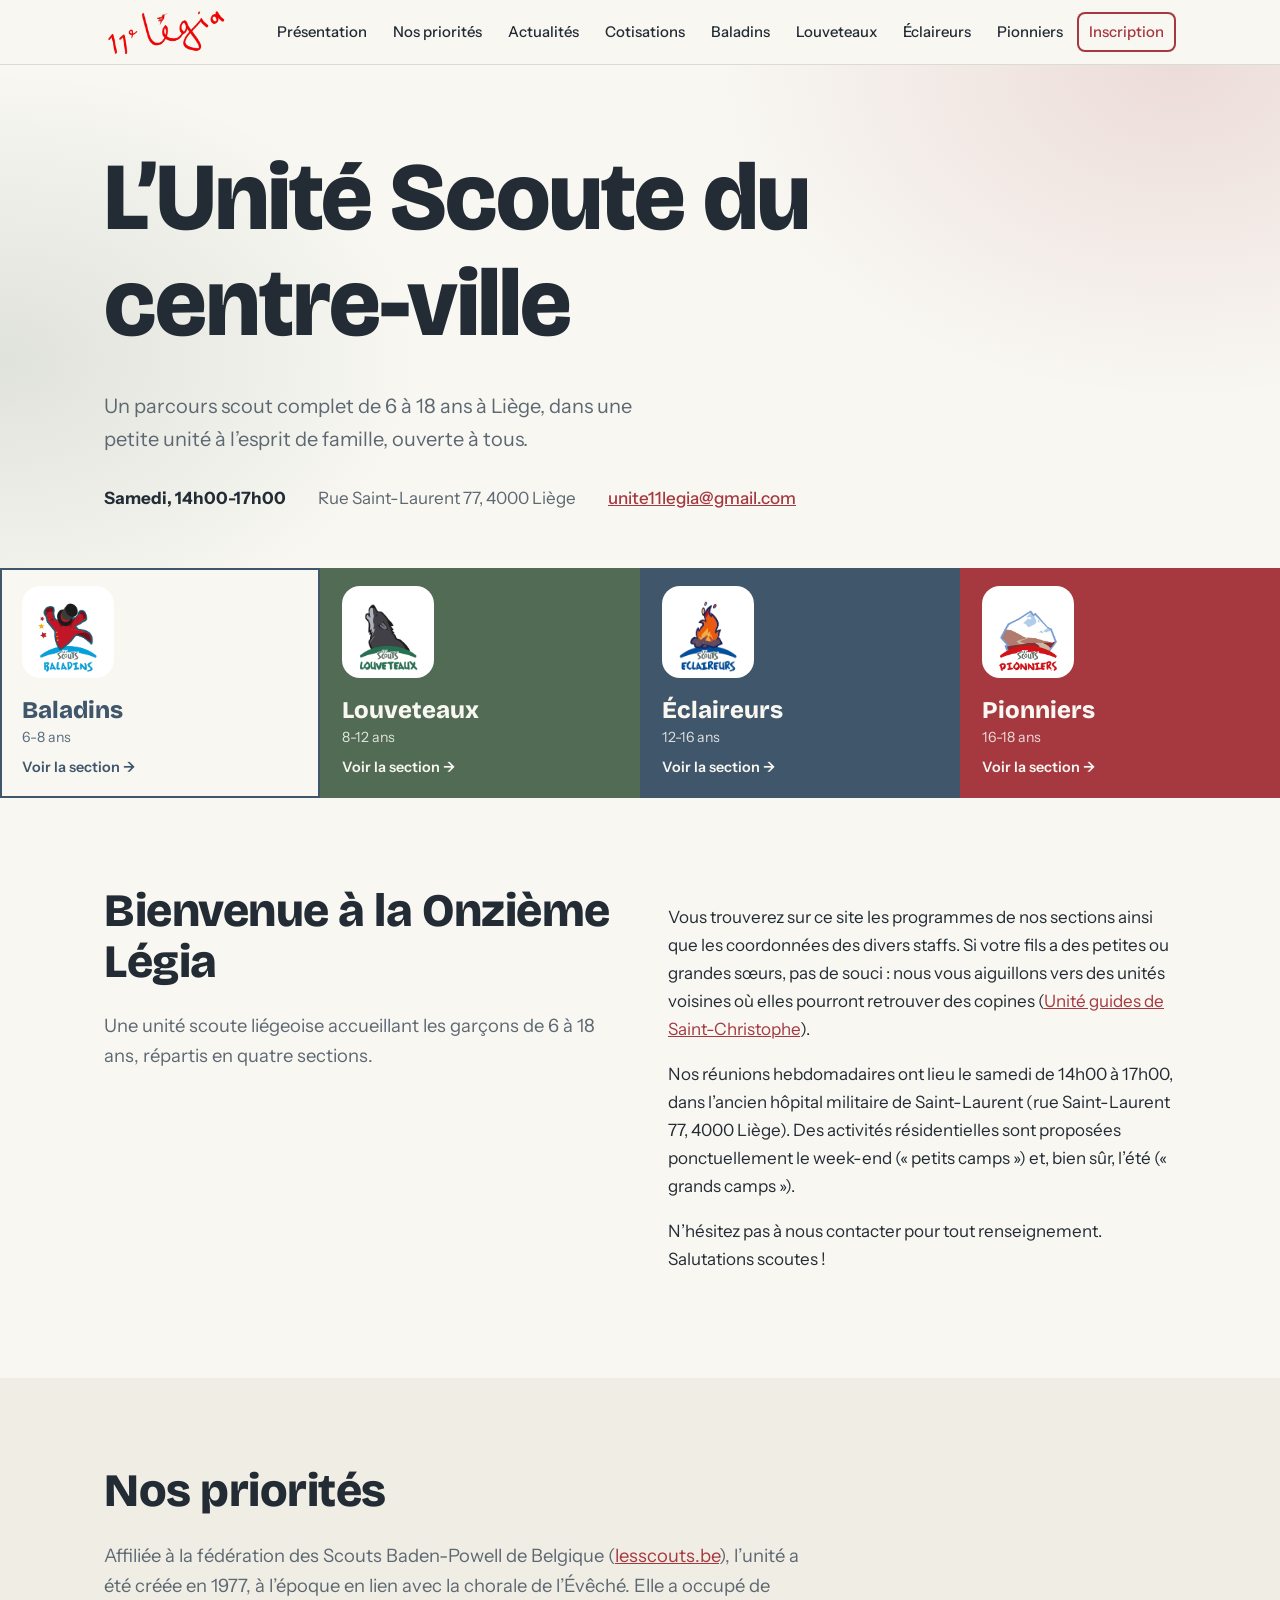
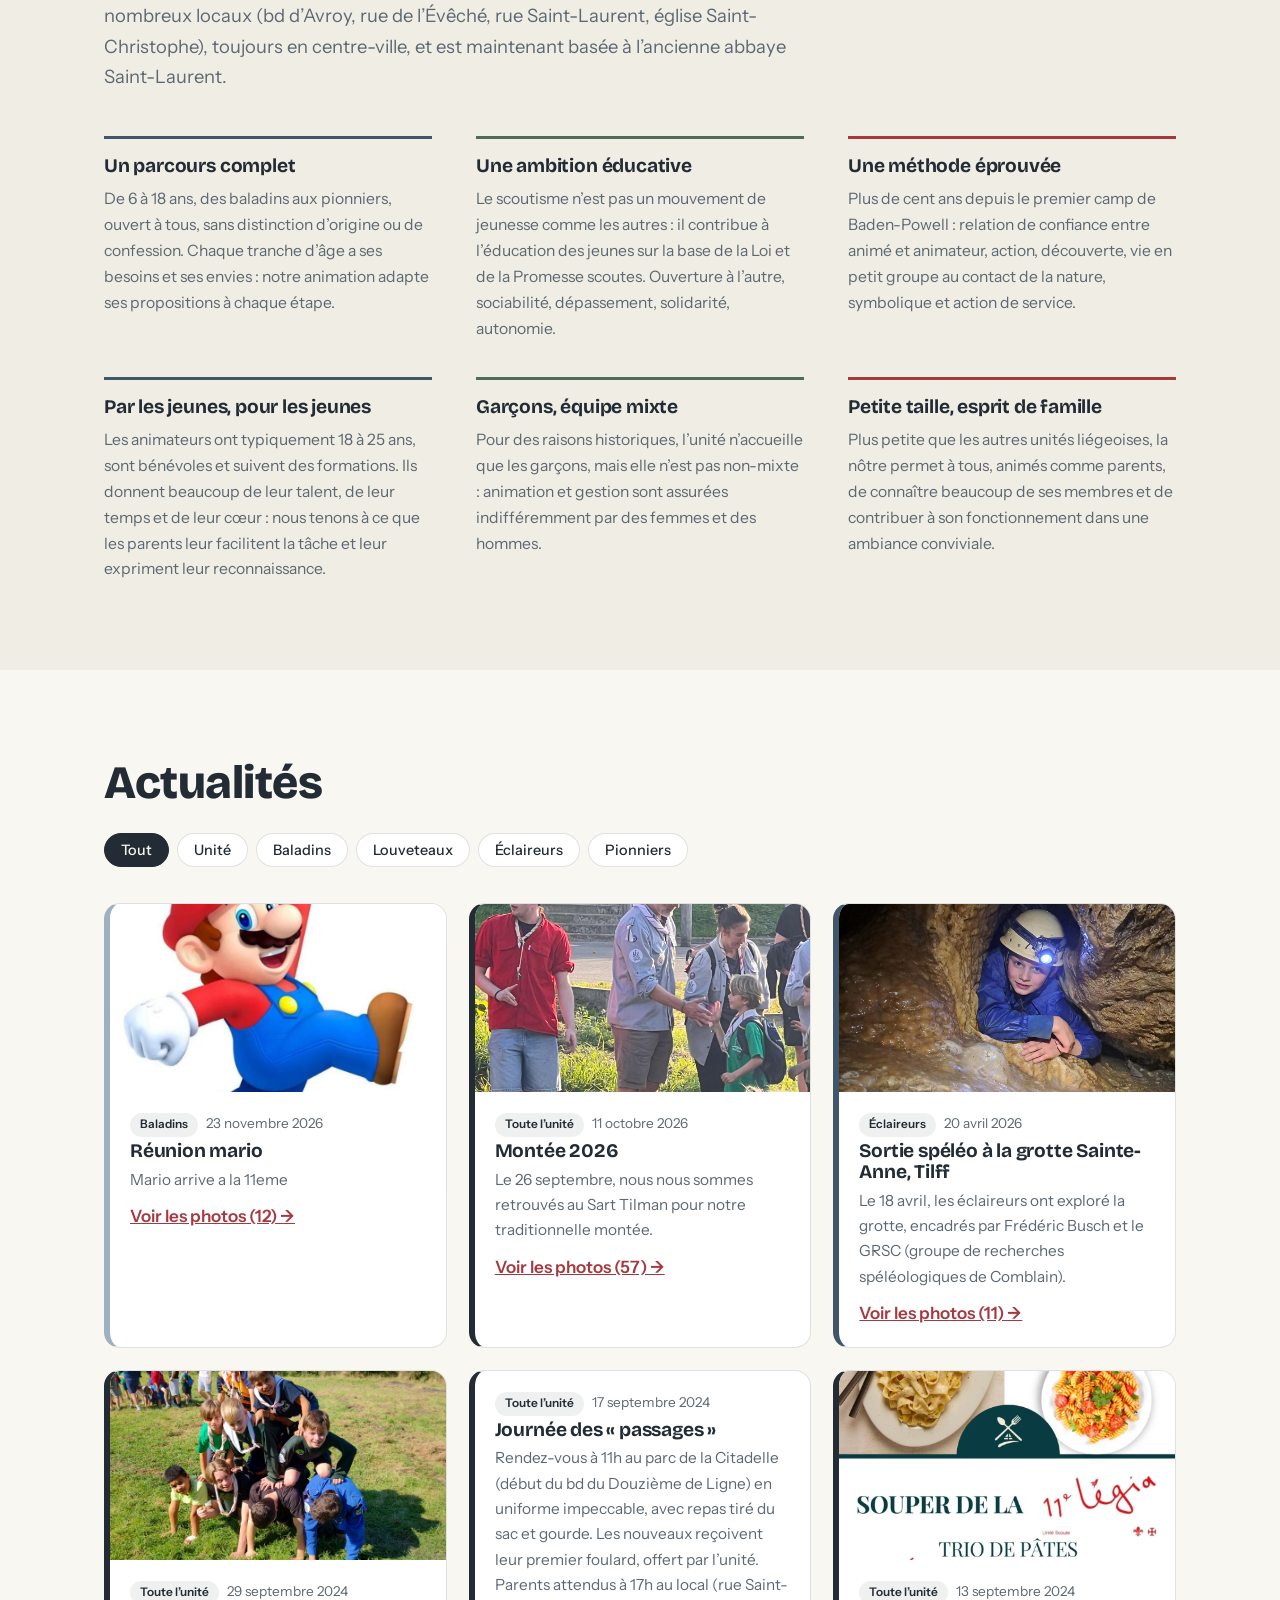
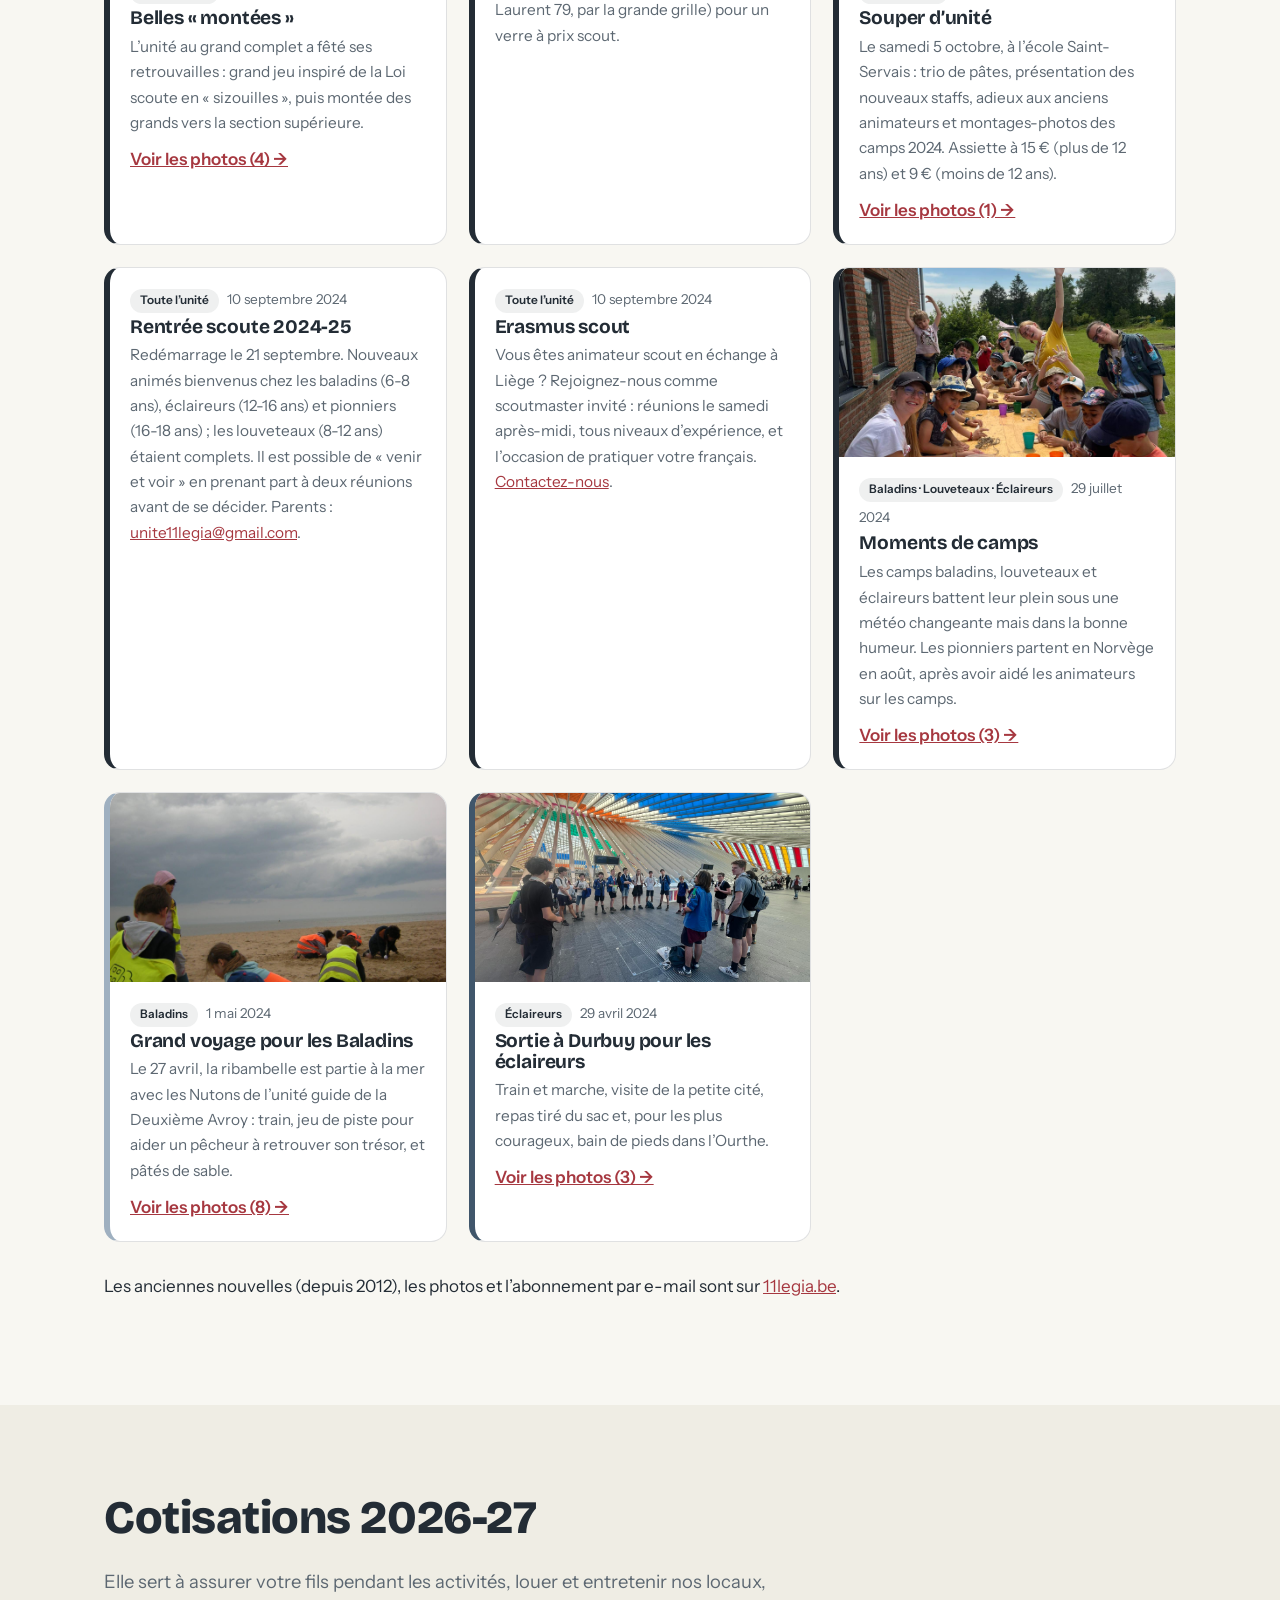
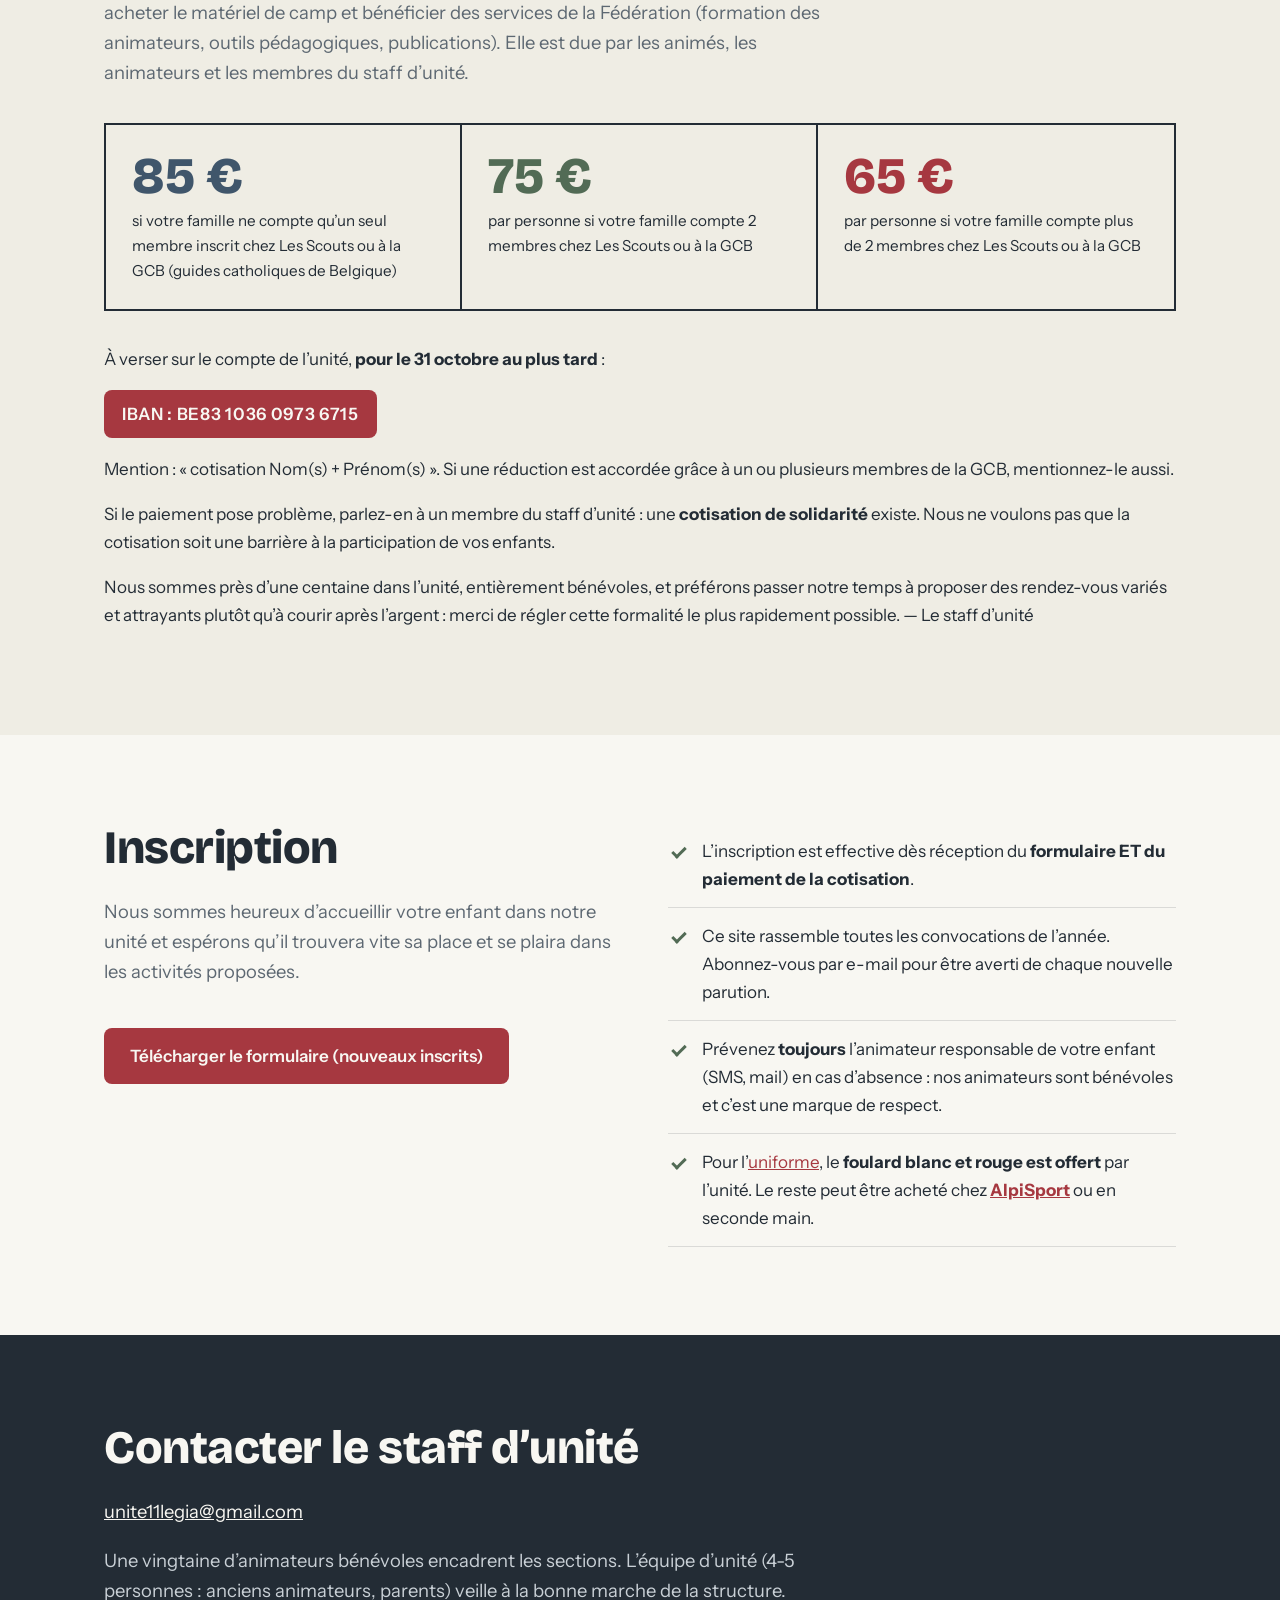
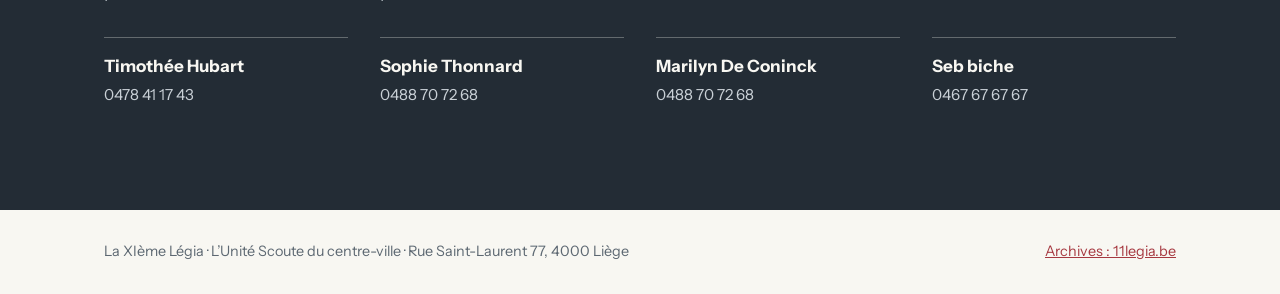
<file: index.html>
<!DOCTYPE html>
<html lang="fr">
<head>
<meta charset="utf-8">
<meta name="viewport" content="width=device-width, initial-scale=1">
<title>La XIème Légia – L’Unité Scoute du centre-ville de Liège</title>
<link rel="icon" type="image/png" sizes="32x32" href="images/logos/favicon-32.png?v=2">
<link rel="icon" type="image/png" sizes="192x192" href="images/logos/icon-192.png?v=2">
<link rel="shortcut icon" href="favicon.ico?v=2">
<link rel="apple-touch-icon" href="apple-touch-icon.png?v=2">
<meta name="description" content="La Onzième Légia : unité scoute liégeoise pour les garçons de 6 à 18 ans. Baladins, louveteaux, éclaireurs, pionniers.">
<link rel="preconnect" href="https://fonts.googleapis.com">
<link rel="preconnect" href="https://fonts.gstatic.com" crossorigin>
<link rel="stylesheet" href="https://fonts.googleapis.com/css2?family=Bricolage+Grotesque:wght@500;700;800&family=Instrument+Sans:wght@400;500;600&display=swap">
<link rel="stylesheet" href="style.css">
<meta name="theme-color" content="#F8F7F2">
<script>document.documentElement.classList.add("js")</script>
</head>
<body>
<header class="top"><div class="wrap">
  <a class="brand" href="index.html"><img src="images/logos/logo-11eme.png" alt="La XIème Légia"></a>
  <button id="burger" aria-label="Ouvrir le menu" aria-expanded="false" aria-controls="menu">Menu</button>
  <ul class="menu" id="menu">
    <li><a href="index.html#presentation">Présentation</a></li>
    <li><a href="index.html#priorites">Nos priorités</a></li>
    <li><a href="index.html#actus">Actualités</a></li>
    <li><a href="index.html#cotisations">Cotisations</a></li>
    <li><a href="baladins.html">Baladins</a></li>
    <li><a href="louveteaux.html">Louveteaux</a></li>
    <li><a href="eclaireurs.html">Éclaireurs</a></li>
    <li><a href="pionniers.html">Pionniers</a></li>
    <li><a class="cta" href="index.html#inscription">Inscription</a></li>
  </ul>
</div></header>

<main>
<div class="hero"><div class="wrap">
  <h1>L’Unité Scoute du centre-ville</h1>
  <p>Un parcours scout complet de 6 à 18 ans à Liège, dans une petite unité à l’esprit de famille, ouverte à tous.</p>
  <div class="facts"><b>Samedi, 14h00-17h00</b><span>Rue Saint-Laurent 77, 4000 Liège</span><a href="mailto:unite11legia@gmail.com">unite11legia@gmail.com</a></div>
</div>
<nav class="stripes" aria-label="Les quatre sections"><a class="s-bala" href="baladins.html"><span class="badge"><img src="images/logos/logo-baladins.png" alt="Logo Baladins"></span><span><b>Baladins</b><small>6-8 ans</small><span class="go">Voir la section →</span></span></a><a class="s-lou" href="louveteaux.html"><span class="badge"><img src="images/logos/logo-louveteaux.png" alt="Logo Louveteaux"></span><span><b>Louveteaux</b><small>8-12 ans</small><span class="go">Voir la section →</span></span></a><a class="s-ecl" href="eclaireurs.html"><span class="badge"><img src="images/logos/logo-eclaireurs.png" alt="Logo Éclaireurs"></span><span><b>Éclaireurs</b><small>12-16 ans</small><span class="go">Voir la section →</span></span></a><a class="s-pio" href="pionniers.html"><span class="badge"><img src="images/logos/logo-pionniers.png" alt="Logo Pionniers"></span><span><b>Pionniers</b><small>16-18 ans</small><span class="go">Voir la section →</span></span></a></nav></div>

<section id="presentation"><div class="wrap">
  <div class="two">
    <div><h2>Bienvenue à la Onzième Légia</h2>
    <p class="lead">Une unité scoute liégeoise accueillant les garçons de 6 à 18 ans, répartis en quatre sections.</p></div>
    <div>
      <p>Vous trouverez sur ce site les programmes de nos sections ainsi que les coordonnées des divers staffs. Si votre fils a des petites ou grandes sœurs, pas de souci : nous vous aiguillons vers des unités voisines où elles pourront retrouver des copines (<a href="https://www.facebook.com/pages/category/Youth-Organization/Unit%C3%A9-Saint-Christophe-II%C3%A8me-Avroy-Nutons-Lutins-Guides-100736478045026/">Unité guides de Saint-Christophe</a>).</p>
      <p>Nos réunions hebdomadaires ont lieu le samedi de 14h00 à 17h00, dans l’ancien hôpital militaire de Saint-Laurent (rue Saint-Laurent 77, 4000 Liège). Des activités résidentielles sont proposées ponctuellement le week-end (« petits camps ») et, bien sûr, l’été (« grands camps »).</p>
      <p>N’hésitez pas à nous contacter pour tout renseignement. Salutations scoutes !</p>
    </div>
  </div>
  </div></section>

<section id="priorites" class="soft"><div class="wrap">
  <h2>Nos priorités</h2>
  <p class="lead">Affiliée à la fédération des Scouts Baden-Powell de Belgique (<a href="https://www.lesscouts.be">lesscouts.be</a>), l’unité a été créée en 1977, à l’époque en lien avec la chorale de l’Évêché. Elle a occupé de nombreux locaux (bd d’Avroy, rue de l’Évêché, rue Saint-Laurent, église Saint-Christophe), toujours en centre-ville, et est maintenant basée à l’ancienne abbaye Saint-Laurent.</p>
  <div class="priorites">
    <div><h3>Un parcours complet</h3><p>De 6 à 18 ans, des baladins aux pionniers, ouvert à tous, sans distinction d’origine ou de confession. Chaque tranche d’âge a ses besoins et ses envies : notre animation adapte ses propositions à chaque étape.</p></div>
    <div><h3>Une ambition éducative</h3><p>Le scoutisme n’est pas un mouvement de jeunesse comme les autres : il contribue à l’éducation des jeunes sur la base de la Loi et de la Promesse scoutes. Ouverture à l’autre, sociabilité, dépassement, solidarité, autonomie.</p></div>
    <div><h3>Une méthode éprouvée</h3><p>Plus de cent ans depuis le premier camp de Baden-Powell : relation de confiance entre animé et animateur, action, découverte, vie en petit groupe au contact de la nature, symbolique et action de service.</p></div>
    <div><h3>Par les jeunes, pour les jeunes</h3><p>Les animateurs ont typiquement 18 à 25 ans, sont bénévoles et suivent des formations. Ils donnent beaucoup de leur talent, de leur temps et de leur cœur : nous tenons à ce que les parents leur facilitent la tâche et leur expriment leur reconnaissance.</p></div>
    <div><h3>Garçons, équipe mixte</h3><p>Pour des raisons historiques, l’unité n’accueille que les garçons, mais elle n’est pas non-mixte : animation et gestion sont assurées indifféremment par des femmes et des hommes.</p></div>
    <div><h3>Petite taille, esprit de famille</h3><p>Plus petite que les autres unités liégeoises, la nôtre permet à tous, animés comme parents, de connaître beaucoup de ses membres et de contribuer à son fonctionnement dans une ambiance conviviale.</p></div>
  </div>
</div></section>

<section id="actus"><div class="wrap">
  <h2>Actualités</h2>
  <div class="legend" id="filters" role="group" aria-label="Filtrer les actualités"></div>
  <div class="news" id="news"></div>
  <p style="margin-top:30px">Les anciennes nouvelles (depuis 2012), les photos et l’abonnement par e-mail sont sur <a href="https://11legia.be">11legia.be</a>.</p>
</div></section>
<section id="cotisations" class="soft"><div class="wrap">
  <h2>Cotisations <span id="cot-annee">2026-27</span></h2>
  <p class="lead">Elle sert à assurer votre fils pendant les activités, louer et entretenir nos locaux, acheter le matériel de camp et bénéficier des services de la Fédération (formation des animateurs, outils pédagogiques, publications). Elle est due par les animés, les animateurs et les membres du staff d’unité.</p>
  <div class="prices" id="cot-tarifs">
    <div><strong>85 €</strong>si votre famille ne compte qu’un seul membre inscrit chez Les Scouts ou à la GCB (guides catholiques de Belgique)</div>
    <div><strong>75 €</strong>par personne si votre famille compte 2 membres chez Les Scouts ou à la GCB</div>
    <div><strong>65 €</strong>par personne si votre famille compte plus de 2 membres chez Les Scouts ou à la GCB</div>
  </div>
  <p>À verser sur le compte de l’unité, <b id="cot-echeance">pour le 31 octobre au plus tard</b> :</p>
  <p><span class="iban" id="cot-iban">IBAN : BE83 1036 0973 6715</span></p>
  <p>Mention : « cotisation Nom(s) + Prénom(s) ». Si une réduction est accordée grâce à un ou plusieurs membres de la GCB, mentionnez-le aussi.</p>
  <p>Si le paiement pose problème, parlez-en à un membre du staff d’unité : une <b>cotisation de solidarité</b> existe. Nous ne voulons pas que la cotisation soit une barrière à la participation de vos enfants.</p>
  <p>Nous sommes près d’une centaine dans l’unité, entièrement bénévoles, et préférons passer notre temps à proposer des rendez-vous variés et attrayants plutôt qu’à courir après l’argent : merci de régler cette formalité le plus rapidement possible. — Le staff d’unité</p>
</div></section>

<section id="inscription"><div class="wrap two">
  <div>
    <h2>Inscription</h2>
    <p class="lead">Nous sommes heureux d’accueillir votre enfant dans notre unité et espérons qu’il trouvera vite sa place et se plaira dans les activités proposées.</p>
    <a class="btn" id="formulaire" href="images/documents/inscription.docx">Télécharger le formulaire (nouveaux inscrits)</a>
  </div>
  <ul class="checks">
    <li>L’inscription est effective dès réception du <b>formulaire ET du paiement de la cotisation</b>.</li>
    <li>Ce site rassemble toutes les convocations de l’année. Abonnez-vous par e-mail pour être averti de chaque nouvelle parution.</li>
    <li>Prévenez <b>toujours</b> l’animateur responsable de votre enfant (SMS, mail) en cas d’absence : nos animateurs sont bénévoles et c’est une marque de respect.</li>
    <li>Pour l’<a href="images/documents/insignes.pdf">uniforme</a>, le <b>foulard blanc et rouge est offert</b> par l’unité. Le reste peut être acheté chez <a href="https://alpisport.be/"><b>AlpiSport</b></a> ou en seconde main.</li>
  </ul>
</div></section>

<section id="contact" class="contact"><div class="wrap">
  <h2>Contacter le staff d’unité</h2>
  <p class="lead"><a href="mailto:unite11legia@gmail.com">unite11legia@gmail.com</a></p>
  <p class="lead">Une vingtaine d’animateurs bénévoles encadrent les sections. L’équipe d’unité (4-5 personnes : anciens animateurs, parents) veille à la bonne marche de la structure.</p>
  <div class="team" id="team"></div>
</div></section>

</main>

<footer><div class="wrap">
  <span>La XIème Légia · L’Unité Scoute du centre-ville · Rue Saint-Laurent 77, 4000 Liège</span>
  <a href="https://11legia.be">Archives : 11legia.be</a>
</div></footer>
<script src="data.js"></script>
<script src="render.js"></script>
<script src="script.js"></script>
</body>
</html>
</file>
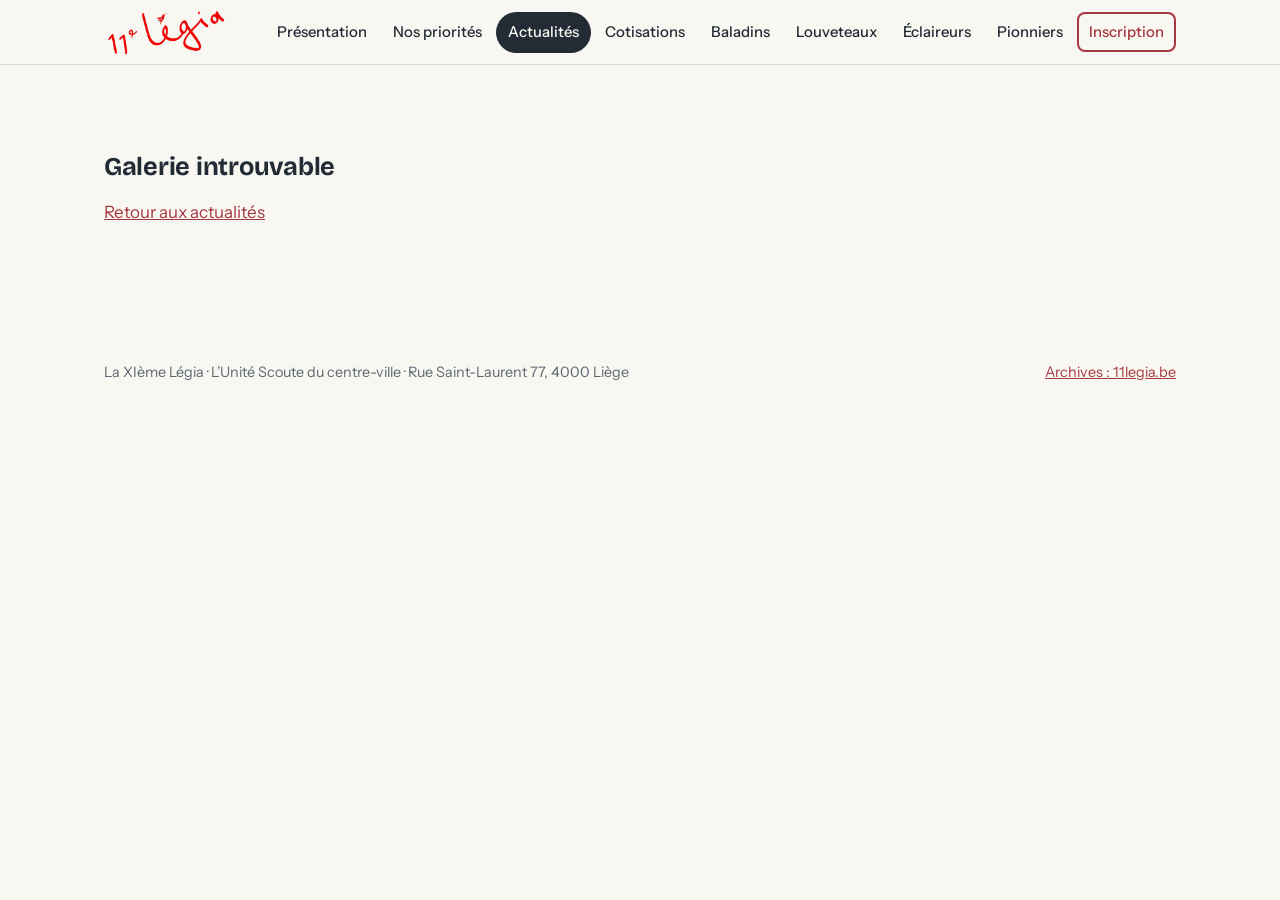
<file: galerie.html>
<!DOCTYPE html>
<html lang="fr">
<head>
<meta charset="utf-8">
<meta name="viewport" content="width=device-width, initial-scale=1">
<title>Photos – La XIème Légia</title>
<link rel="icon" type="image/png" sizes="32x32" href="images/logos/favicon-32.png?v=2">
<link rel="icon" type="image/png" sizes="192x192" href="images/logos/icon-192.png?v=2">
<link rel="shortcut icon" href="favicon.ico?v=2">
<link rel="apple-touch-icon" href="apple-touch-icon.png?v=2">
<link rel="preconnect" href="https://fonts.googleapis.com">
<link rel="preconnect" href="https://fonts.gstatic.com" crossorigin>
<link rel="stylesheet" href="https://fonts.googleapis.com/css2?family=Bricolage+Grotesque:wght@500;700;800&family=Instrument+Sans:wght@400;500;600&display=swap">
<link rel="stylesheet" href="style.css">
<meta name="theme-color" content="#F8F7F2">
<script>document.documentElement.classList.add("js")</script>
</head>
<body>
<header class="top"><div class="wrap">
  <a class="brand" href="index.html"><img src="images/logos/logo-11eme.png" alt="La XIème Légia"></a>
  <button id="burger" aria-label="Ouvrir le menu" aria-expanded="false" aria-controls="menu">Menu</button>
  <ul class="menu" id="menu">
    <li><a href="index.html#presentation">Présentation</a></li>
    <li><a href="index.html#priorites">Nos priorités</a></li>
    <li><a href="index.html#actus">Actualités</a></li>
    <li><a href="index.html#cotisations">Cotisations</a></li>
    <li><a href="baladins.html">Baladins</a></li>
    <li><a href="louveteaux.html">Louveteaux</a></li>
    <li><a href="eclaireurs.html">Éclaireurs</a></li>
    <li><a href="pionniers.html">Pionniers</a></li>
    <li><a class="cta" href="index.html#inscription">Inscription</a></li>
  </ul>
</div></header>
<main><section><div class="wrap" id="galerie"></div></section></main>
<dialog id="lb"><div class="stage"><img alt=""></div><button class="x" aria-label="Fermer">×</button><button class="p" aria-label="Précédente">‹</button><button class="n" aria-label="Suivante">›</button><div class="cnt"></div></dialog>
<footer><div class="wrap">
  <span>La XIème Légia · L’Unité Scoute du centre-ville · Rue Saint-Laurent 77, 4000 Liège</span>
  <a href="https://11legia.be">Archives : 11legia.be</a>
</div></footer>
<script src="script.js"></script>
<script src="data.js"></script>
<script src="galerie.js"></script>
</body>
</html>
</file>
<file: style.css>
/* La XIème Légia – feuille de style
   Palette : blanc cassé #F8F7F2 · rouge #A63840 · vert #526B55 · bleu ardoise #40566B */
:root{
  --paper:#F8F7F2; --red:#A63840; --green:#526B55; --slate:#40566B; --ink:#232c35;
  --muted:#5d6872; --line:rgba(35,44,53,.14);
  --head:"Bricolage Grotesque","Segoe UI",system-ui,sans-serif;
  --body:"Instrument Sans","Segoe UI",system-ui,sans-serif;
}
*,*::before,*::after{box-sizing:border-box}
html{scroll-behavior:smooth;scroll-padding-top:72px}
body{margin:0;background:var(--paper);color:var(--ink);font:400 17px/1.65 var(--body)}
h1,h2,h3{font-family:var(--head);line-height:1.1;margin:0 0 .5em;letter-spacing:-.01em}
h2{font-size:clamp(1.9rem,4vw,2.9rem);font-weight:800}
h3{font-size:1.2rem;font-weight:700}
a{color:var(--red)}
a:focus-visible,button:focus-visible{outline:3px solid var(--red);outline-offset:3px}
.wrap{max-width:1120px;margin:0 auto;padding:0 24px}
section{padding:88px 0}
.lead{font-size:1.15rem;color:var(--muted);max-width:60ch}

/* En-tête */
.top{position:sticky;top:0;z-index:20;background:var(--paper);border-bottom:1px solid var(--line)}
.top .wrap{display:flex;align-items:center;justify-content:space-between;height:64px}
.brand{font:800 1.2rem var(--head);color:var(--ink);text-decoration:none}
.menu{display:flex;gap:2px;list-style:none;margin:0;padding:0}
.menu a{display:block;padding:8px 12px;border-radius:8px;color:var(--ink);text-decoration:none;font-size:.93rem;font-weight:500}
.menu a:hover{background:rgba(64,86,107,.1)}
.menu a.cta{background:var(--red);color:var(--paper)}
#burger{display:none;background:none;border:1px solid var(--line);border-radius:8px;padding:8px 14px;font:inherit;color:var(--ink)}
@media(max-width:920px){
  #burger{display:block}
  .menu{display:none;position:absolute;top:64px;left:0;right:0;flex-direction:column;background:var(--paper);padding:10px 24px 18px;border-bottom:1px solid var(--line)}
  .menu.open{display:flex}
}

/* Hero : les quatre couleurs des sections */
.hero{padding:80px 0 0}
.hero h1{font-size:clamp(2.8rem,8vw,6rem);font-weight:800;max-width:13ch;margin-bottom:.35em}
.hero p{font-size:1.25rem;max-width:44ch;color:var(--muted)}
.facts{display:flex;flex-wrap:wrap;gap:8px 32px;margin:28px 0 56px;font-weight:500}
.facts span{color:var(--muted);font-weight:400}
.stripes{display:grid;grid-template-columns:repeat(4,1fr);height:150px}
.stripes a{display:flex;flex-direction:column;justify-content:flex-end;padding:18px 22px;text-decoration:none;color:var(--paper);transition:flex .2s}
.stripes b{font:800 1.5rem var(--head)}
.stripes small{opacity:.85}
.stripes .s-bala{background:var(--paper);color:var(--slate);box-shadow:inset 0 0 0 2px var(--slate)}
.stripes .s-lou{background:var(--green)}
.stripes .s-ecl{background:var(--slate)}
.stripes .s-pio{background:var(--red)}
@media(max-width:700px){.stripes{grid-template-columns:1fr 1fr;height:auto}.stripes a{min-height:110px}}

/* Présentation / priorités */
.two{display:grid;grid-template-columns:1fr 1fr;gap:56px;align-items:start}
@media(max-width:800px){.two{grid-template-columns:1fr}section{padding:64px 0}}
.numbers{display:flex;flex-wrap:wrap;gap:28px 44px;margin-top:40px;padding-top:28px;border-top:2px solid var(--ink)}
.numbers div{min-width:110px}
.numbers strong{display:block;font:800 2.6rem/1 var(--head)}
.numbers span{font-size:.9rem;color:var(--muted)}
.priorites{display:grid;grid-template-columns:repeat(auto-fit,minmax(280px,1fr));gap:36px 44px;margin-top:44px}
.priorites div{border-top:3px solid var(--slate);padding-top:16px}
.priorites div:nth-child(3n+2){border-color:var(--green)}
.priorites div:nth-child(3n){border-color:var(--red)}
.priorites p{margin:0;color:var(--muted);font-size:.98rem}

/* Bandes de section : une couleur par branche */
.band{padding:84px 0;background:var(--bg);color:var(--fg)}
.band .wrap{display:grid;grid-template-columns:5fr 6fr;gap:56px;align-items:start}
@media(max-width:800px){.band .wrap{grid-template-columns:1fr}.band{padding:60px 0}}
.band h2{font-size:clamp(2.6rem,6vw,4.4rem);margin-bottom:.15em}
.band .tag{font:600 1.05rem var(--head);opacity:.9;margin-bottom:22px}
.band p{margin:.4em 0}
.band a{color:inherit;font-weight:600;word-break:break-all}
.band .meta{margin-top:22px;padding-top:18px;border-top:1px solid color-mix(in srgb,var(--fg) 35%,transparent)}
.staff{list-style:none;margin:0;padding:0}
.staff li{display:flex;justify-content:space-between;gap:16px;padding:12px 0;border-bottom:1px solid color-mix(in srgb,var(--fg) 25%,transparent)}
.staff li:first-child{border-top:1px solid color-mix(in srgb,var(--fg) 25%,transparent)}
.staff b{font:700 1.05rem var(--head)}
.staff span{text-align:right;font-size:.95rem}
.bala{--bg:#fff;--fg:var(--slate);border-top:10px solid var(--slate)}
.lou{--bg:var(--green);--fg:var(--paper)}
.ecl{--bg:var(--slate);--fg:var(--paper)}
.pio{--bg:var(--red);--fg:var(--paper)}

/* Actualités */
.news{margin-top:36px;display:grid;grid-template-columns:repeat(auto-fit,minmax(320px,1fr));gap:0 48px}
.news article{padding:22px 0 22px 20px;border-top:1px solid var(--line);border-left:6px solid var(--c,var(--ink))}
.news article{padding-left:20px}
.news .bala-n{--c:#9fb0c0}.news .lou-n{--c:var(--green)}.news .ecl-n{--c:var(--slate)}.news .pio-n{--c:var(--red)}
.news time{font-size:.85rem;color:var(--muted)}
.news h3{margin:.15em 0 .3em}
.news p{margin:0;color:var(--muted);font-size:.96rem}
.legend{display:flex;flex-wrap:wrap;gap:6px 22px;margin-top:18px;font-size:.88rem;color:var(--muted)}
.legend i{display:inline-block;width:12px;height:12px;border-radius:50%;margin-right:6px;vertical-align:-1px}

/* Inscription, cotisations, uniformes */
.checks{list-style:none;padding:0;margin:0}
.checks li{padding:14px 0 14px 34px;border-bottom:1px solid var(--line);position:relative}
.checks li::before{content:"";position:absolute;left:4px;top:24px;width:14px;height:8px;border-left:3px solid var(--green);border-bottom:3px solid var(--green);transform:rotate(-45deg)}
.btn{display:inline-block;margin-top:22px;padding:14px 26px;background:var(--red);color:var(--paper);border-radius:8px;text-decoration:none;font-weight:600}
.btn:hover{background:#8f2f37}
.prices{display:grid;grid-template-columns:repeat(auto-fit,minmax(210px,1fr));margin:34px 0;border:2px solid var(--ink)}
.prices div{padding:26px;border-right:2px solid var(--ink);font-size:.95rem}
.prices div:last-child{border-right:0}
.prices strong{display:block;font:800 3.2rem/1 var(--head);margin-bottom:6px}
.prices div:nth-child(1) strong{color:var(--slate)}.prices div:nth-child(2) strong{color:var(--green)}.prices div:nth-child(3) strong{color:var(--red)}
.iban{display:inline-block;background:var(--red);color:var(--paper);padding:10px 18px;border-radius:8px;font-weight:600;letter-spacing:.04em}
.soft{background:#efede4}

/* Contact & pied de page */
.contact{background:var(--ink);color:var(--paper)}
.contact .lead{color:#c9d0d6}.contact a{color:var(--paper)}
.team{display:grid;grid-template-columns:repeat(auto-fit,minmax(210px,1fr));gap:0 32px;margin-top:30px}
.team div{padding:14px 0;border-top:1px solid rgba(248,247,242,.3)}
.team b{display:block}.team span{color:#c9d0d6;font-size:.95rem}
footer{padding:30px 0;font-size:.9rem;color:var(--muted)}
footer .wrap{display:flex;justify-content:space-between;gap:16px;flex-wrap:wrap}
@media(prefers-reduced-motion:reduce){html{scroll-behavior:auto}*{transition:none!important}}

/* ===== v2 : tuiles logos, pages de section, galeries ===== */
.stripes{grid-template-columns:repeat(auto-fit,minmax(220px,1fr));height:auto}
.stripes a{min-height:230px;justify-content:space-between;gap:18px}
.stripes a:hover{filter:brightness(1.08)}
.stripes .badge{width:92px;height:92px;background:#fff;border-radius:18px;display:grid;place-items:center;padding:10px}
.stripes .badge img{max-width:100%;max-height:100%;display:block}
.stripes small{display:block}
.stripes .go{margin-top:6px;font-weight:600;font-size:.9rem}
.stripes a.here{outline:4px solid var(--paper);outline-offset:-8px}
.page-head{padding:72px 0 64px;background:var(--bg);color:var(--fg)}
.page-head .wrap{display:grid;grid-template-columns:auto 1fr;gap:40px;align-items:center}
.page-head .badge{width:150px;height:150px;background:#fff;border-radius:24px;display:grid;place-items:center;padding:14px}
.page-head .badge img{max-width:100%;max-height:100%}
.page-head h1{font-size:clamp(2.8rem,8vw,5.5rem);font-weight:800;margin:0 0 .1em}
.page-head p{margin:.2em 0;max-width:52ch;font-size:1.1rem}
@media(max-width:700px){.page-head .wrap{grid-template-columns:1fr}.page-head .badge{width:110px;height:110px}}
.back{display:inline-block;margin-bottom:22px;color:inherit;font-weight:600}
.infos{display:grid;grid-template-columns:1fr 1fr;gap:56px}
@media(max-width:800px){.infos{grid-template-columns:1fr}}
.infos h2{font-size:1.8rem}
.infos .staff{--fg:var(--ink)}
.more{display:inline-block;margin-top:10px;font-weight:600}
.news h3 a{color:inherit;text-decoration:none}
.news h3 a:hover{text-decoration:underline}
.news article:has(.more):hover{background:rgba(64,86,107,.06)}
.gal{display:grid;grid-template-columns:repeat(auto-fill,minmax(210px,1fr));gap:10px;margin-top:30px}
.gal button{padding:0;border:0;background:#e3e1d8;aspect-ratio:4/3;cursor:zoom-in;overflow:hidden;border-radius:6px}
.gal img{width:100%;height:100%;object-fit:cover;display:block;transition:transform .25s}
.gal button:hover img{transform:scale(1.05)}
.video{margin-top:26px;aspect-ratio:16/9;max-width:860px}
.video iframe{width:100%;height:100%;border:0;border-radius:8px}
dialog#lb{border:0;padding:0;background:transparent;max-width:100vw;max-height:100vh;width:100vw;height:100vh}
dialog#lb::backdrop{background:rgba(20,26,32,.94)}
#lb .stage{display:grid;place-items:center;height:100%;padding:56px 64px}
#lb img{max-width:100%;max-height:100%;object-fit:contain}
#lb button{position:absolute;background:rgba(248,247,242,.15);color:#F8F7F2;border:0;border-radius:50%;width:48px;height:48px;font-size:1.5rem;cursor:pointer}
#lb button:hover{background:rgba(248,247,242,.3)}
#lb .x{top:14px;right:14px}#lb .p{left:10px;top:50%}#lb .n{right:10px;top:50%}
#lb .cnt{position:absolute;bottom:14px;left:0;right:0;text-align:center;color:#F8F7F2;font-size:.9rem}
@media(max-width:600px){#lb .stage{padding:56px 8px}}

/* ===== v3 : effets et navigation fluide ===== */
@view-transition{navigation:auto}
.top{view-transition-name:top;transition:box-shadow .3s}
.top.scrolled{box-shadow:0 6px 22px rgba(35,44,53,.1)}
.progress{position:fixed;top:0;left:0;height:3px;width:0;background:var(--red);z-index:40;pointer-events:none}
section[id],.hero{scroll-margin-top:72px}
body{animation:pagein .5s ease both}
@keyframes pagein{from{opacity:0}to{opacity:1}}
@keyframes rise{from{opacity:0;transform:translateY(34px)}to{opacity:1;transform:none}}

/* Menu : lien actif */
.menu a{transition:background .2s,color .2s}
.menu a.active,.menu a[aria-current="page"]{background:var(--ink);color:var(--paper)}
.menu a.cta{transition:transform .2s,background .2s}
.menu a.cta:hover{background:#8f2f37;transform:translateY(-2px)}

/* Hero et tuiles */
.hero h1,.hero p,.hero .facts{animation:rise .8s cubic-bezier(.2,.7,.2,1) backwards}
.hero p{animation-delay:.12s}.hero .facts{animation-delay:.24s}
.stripes a{animation:rise .8s cubic-bezier(.2,.7,.2,1) backwards;transition:transform .3s cubic-bezier(.2,.7,.2,1),box-shadow .3s;position:relative}
.stripes a:nth-child(1){animation-delay:.3s}.stripes a:nth-child(2){animation-delay:.4s}.stripes a:nth-child(3){animation-delay:.5s}.stripes a:nth-child(4){animation-delay:.6s}
.stripes a:hover,.stripes a:focus-visible{transform:translateY(-10px);box-shadow:0 18px 30px rgba(35,44,53,.25);z-index:2;filter:none}
.stripes .badge{transition:transform .4s cubic-bezier(.3,1.5,.5,1)}
.stripes a:hover .badge{transform:rotate(-6deg) scale(1.08)}
.stripes .go{display:inline-block;transition:transform .25s}
.stripes a:hover .go{transform:translateX(8px)}

/* Apparition au défilement (uniquement si JS actif) */
.js .reveal{opacity:0;transform:translateY(26px);transition:opacity .7s cubic-bezier(.2,.7,.2,1),transform .7s cubic-bezier(.2,.7,.2,1);transition-delay:var(--d,0s)}
.js .reveal.in{opacity:1;transform:none}

/* Survols */
.priorites div,.prices div,.team div{transition:background .25s}
.priorites div:hover,.prices div:hover{background:rgba(64,86,107,.07)}
.staff li{transition:padding-left .25s,background .25s}
.staff li:hover{padding-left:12px;background:color-mix(in srgb,var(--fg) 10%,transparent)}
.news article{transition:background .25s,border-left-width .25s}
.news article:has(.more):hover{border-left-width:12px}
.more{transition:transform .2s}.more:hover{transform:translateX(6px)}
.btn{transition:transform .2s,background .2s,box-shadow .2s}
.btn:hover{transform:translateY(-3px);box-shadow:0 10px 20px rgba(166,56,64,.3)}
.facts a,.band a,.infos a{transition:opacity .2s}

/* Retour en haut */
.totop{position:fixed;right:20px;bottom:20px;width:48px;height:48px;border-radius:50%;border:0;background:var(--ink);color:var(--paper);font-size:1.3rem;cursor:pointer;opacity:0;transform:translateY(20px);pointer-events:none;transition:opacity .3s,transform .3s,background .2s;z-index:30}
.totop.show{opacity:1;transform:none;pointer-events:auto}
.totop:hover{background:var(--red)}

/* Galerie */
.gal img{opacity:0;transition:opacity .5s,transform .25s}
.gal img.ok{opacity:1}
dialog[open]{animation:pagein .25s ease}
#lb img{transition:opacity .2s}
#lb img.swap{opacity:0}

@media(prefers-reduced-motion:reduce){
  body,.hero h1,.hero p,.hero .facts,.stripes a,dialog[open]{animation:none!important}
  .js .reveal{opacity:1;transform:none;transition:none}
}

/* ===== v4 (refait) : bulle du menu =====
   Une seule pastille pilotée en JS (ressorts), une bulle fantôme au survol. */
.menu{isolation:isolate}
@media(min-width:921px){.menu{position:relative}}
.menu li{position:relative;z-index:1}
.pill{position:absolute;left:0;top:0;width:0;height:0;z-index:0;pointer-events:none;border-radius:99px;
  background:var(--ink);opacity:0;will-change:transform,width;transition:opacity .4s cubic-bezier(.2,.7,.2,1),background-color .45s cubic-bezier(.2,.7,.2,1)}
.pill.on{opacity:1}
.pill.red{background:var(--red)}
.pill.ghost{background:rgba(35,44,53,.07);transition:opacity .3s cubic-bezier(.2,.7,.2,1),background-color .3s}
.pill.ghost.red{background:rgba(166,56,64,.09)}
.menu a.cta{background:transparent;color:var(--red);box-shadow:inset 0 0 0 2px var(--red);transition:color .3s .1s,box-shadow .3s}
.menu a.cta:hover{background:rgba(166,56,64,.08);transform:none}
.menu a.cta.active{color:var(--paper);box-shadow:none}
.menu a.active{color:var(--paper)}
/* Ordinateur : la couleur du texte suit la bulle (classe .lit posée image par image) */
.blob .menu a,.blob .menu a.active,.blob .menu a[aria-current="page"]{background:none;color:var(--ink);transition:color .14s linear,box-shadow .3s}
.blob .menu a.cta,.blob .menu a.cta.active{color:var(--red);box-shadow:inset 0 0 0 2px var(--red)}
.blob .menu a.cta:hover{background:none}
.blob .menu a.lit.lit{color:var(--paper)}
.blob .menu a.cta.lit{box-shadow:inset 0 0 0 2px transparent}
.blob .menu a:hover{background:none}
@media(max-width:920px){
  .pill{display:none}
  .menu a.cta{background:var(--red);color:var(--paper);box-shadow:none}
  .menu a.cta.active{background:var(--ink)}
}

/* Bouton menu : deux traits qui deviennent une croix */
#burger{align-items:center;gap:10px;cursor:pointer;-webkit-tap-highlight-color:transparent;transition:background .25s,border-color .25s}
#burger .bars{position:relative;width:18px;height:10px;display:block}
#burger .bars i{position:absolute;left:0;right:0;height:2px;border-radius:2px;background:currentColor;transition:transform .45s cubic-bezier(.7,0,.2,1),top .45s cubic-bezier(.7,0,.2,1)}
#burger .bars i:first-child{top:0}#burger .bars i:last-child{top:8px}
#burger[aria-expanded="true"] .bars i:first-child{top:4px;transform:rotate(45deg)}
#burger[aria-expanded="true"] .bars i:last-child{top:4px;transform:rotate(-45deg)}
#burger .lbl{min-width:3.4em;text-align:left}

/* Téléphone : le menu se déroule, les liens arrivent l'un après l'autre */
@media(max-width:920px){
  #burger{display:inline-flex}
  .menu,.menu.open{display:flex}
  .menu{visibility:hidden;pointer-events:none;clip-path:inset(0 0 100% 0);max-height:calc(100vh - 64px);max-height:calc(100dvh - 64px);overflow-y:auto;overscroll-behavior:contain;
    box-shadow:0 18px 30px rgba(35,44,53,0);
    transition:clip-path .45s cubic-bezier(.7,0,.2,1),box-shadow .45s,visibility 0s linear .45s}
  .menu.open{visibility:visible;pointer-events:auto;clip-path:inset(0 0 -40px 0);box-shadow:0 18px 30px rgba(35,44,53,.12);
    transition:clip-path .6s cubic-bezier(.7,0,.2,1),box-shadow .6s,visibility 0s}
  .menu li{opacity:0;transform:translateY(-8px);transition:opacity .2s,transform .3s cubic-bezier(.7,0,.2,1)}
  .menu.open li{opacity:1;transform:none;transition:opacity .45s cubic-bezier(.2,.7,.2,1),transform .55s cubic-bezier(.2,.7,.2,1);transition-delay:calc(.12s + var(--i,0) * .035s)}
  .menu a{padding:11px 12px;-webkit-tap-highlight-color:transparent}
}

/* Pas de fondu du header entre deux pages : la bulle glisse en direct */
::view-transition-old(top){display:none}
::view-transition-new(top){animation:none}

@media(prefers-reduced-motion:reduce){
  .pill{transition:none}
  .menu,.menu.open,.menu li,.menu.open li,#burger .bars i{transition:none!important}
}

/* ===== v5 : logo d'unité et photos de staff ===== */
.brand{display:flex;align-items:center}
.brand img{height:50px;width:auto;display:block;mix-blend-mode:multiply}
.staff-photo{margin:0 0 22px}
.staff-photo[hidden]{display:none}
.staff-photo img{width:100%;height:auto;display:block;border-radius:12px}

/* ===== v6 : design moderne, staffs, actualités en cartes ===== */
.top{background:color-mix(in srgb,var(--paper) 80%,transparent);-webkit-backdrop-filter:saturate(1.5) blur(14px);backdrop-filter:saturate(1.5) blur(14px)}
.hero{background:radial-gradient(55% 70% at 92% 0%,rgba(166,56,64,.14),transparent 65%),radial-gradient(50% 60% at 0% 40%,rgba(82,107,85,.15),transparent 65%)}
.stripes a{border-radius:0}
.page-head{position:relative;overflow:hidden}
.page-head::after{content:"";position:absolute;right:-12%;bottom:-70%;width:60vw;height:60vw;border-radius:50%;background:radial-gradient(closest-side,rgba(255,255,255,.16),transparent);pointer-events:none}
.page-head.bala::after{background:radial-gradient(closest-side,rgba(64,86,107,.09),transparent)}
.page-head .wrap{position:relative;z-index:1}
.page-head.has-photo .wrap{grid-template-columns:auto 1fr minmax(260px,400px)}
.team-photo{margin:0;position:relative;border-radius:22px;overflow:hidden;transform:rotate(2.2deg);box-shadow:0 0 0 6px #fff,0 26px 50px rgba(20,26,32,.3);transition:transform .45s cubic-bezier(.3,1.4,.5,1)}
.team-photo:hover{transform:rotate(0) scale(1.02)}
.team-photo img{display:block;width:100%;aspect-ratio:4/3;object-fit:cover}
.team-photo figcaption{position:absolute;inset:auto 0 0;padding:38px 18px 14px;background:linear-gradient(transparent,rgba(0,0,0,.72));color:#fff;font:600 .92rem var(--head)}
@media(max-width:1000px){.page-head.has-photo .wrap{grid-template-columns:auto 1fr}.team-photo{grid-column:1/-1;max-width:520px;margin-top:10px}}
@media(max-width:700px){.page-head.has-photo .wrap{grid-template-columns:1fr}}
.infos{grid-template-columns:5fr 7fr}
.infos h2 small{font:500 .9rem var(--body);color:var(--muted);margin-left:8px;letter-spacing:0}
.info-cards{list-style:none;margin:0 0 22px;padding:0;display:grid;gap:10px}
.info-cards li{padding:14px 18px;background:#fff;border:1px solid var(--line);border-radius:14px;font-weight:500}
.info-cards small{display:block;font-size:.75rem;text-transform:uppercase;letter-spacing:.08em;color:var(--muted);font-weight:600}
.btn.ghost{background:transparent;color:var(--red);box-shadow:inset 0 0 0 2px var(--red);margin-left:8px}
.btn.ghost:hover{background:rgba(166,56,64,.08);box-shadow:inset 0 0 0 2px var(--red)}
.crew{display:grid;grid-template-columns:repeat(auto-fill,minmax(220px,1fr));gap:12px}
.crew>div{display:flex;align-items:center;gap:14px;padding:14px 16px;background:#fff;border:1px solid var(--line);border-radius:16px;transition:box-shadow .25s,border-color .25s}
.crew>div:hover{box-shadow:0 14px 28px rgba(35,44,53,.13);border-color:var(--c)}
.crew .av{flex:none;width:46px;height:46px;border-radius:50%;background:var(--c);color:#fff;display:grid;place-items:center;font:800 1.2rem var(--head)}
.crew b{display:block;font:700 1.05rem var(--head)}
.crew b em{font:600 .68rem var(--body);text-transform:uppercase;letter-spacing:.08em;margin-left:6px;opacity:.8}
.crew span:not(.av){display:block;font-size:.9rem;color:var(--muted)}
.crew a{font-size:.88rem;font-weight:600;color:var(--c);text-decoration:none}
.crew .resp-card{grid-column:1/-1;background:var(--c);color:#fff;border-color:transparent}
.crew .resp-card .av{background:rgba(255,255,255,.22)}
.crew .resp-card span:not(.av),.crew .resp-card a{color:#fff}
.news{gap:22px}
.news article{padding:0;border:1px solid var(--line);border-left:6px solid var(--c,var(--ink));border-radius:16px;background:#fff;overflow:hidden;display:flex;flex-direction:column}
.news article:has(.more):hover{border-left-width:6px;box-shadow:0 14px 30px rgba(35,44,53,.12)}
.news .cover{display:block;width:100%;aspect-ratio:16/9;object-fit:cover;background:#e3e1d8}
.news .body{padding:16px 20px 20px}
.chip{display:inline-block;margin-right:8px;padding:2px 10px;border-radius:99px;background:rgba(35,44,53,.07);font-size:.74rem;font-weight:600}
.legend{gap:8px}
.legend button{font:500 .9rem var(--body);padding:7px 16px;border-radius:99px;border:1px solid var(--line);background:#fff;color:var(--ink);cursor:pointer;transition:background .2s,color .2s}
.legend button:hover{background:rgba(64,86,107,.1)}
.legend button[aria-pressed="true"]{background:var(--ink);color:var(--paper);border-color:var(--ink)}
.news article[hidden]{display:none}
@media(max-width:800px){.infos{grid-template-columns:1fr}}

/* ===== v7 : visionneuse — compteur discret en coin, photo toujours contenue ===== */
dialog#lb{height:100vh;height:100dvh;width:100vw;width:100dvw}
#lb .stage{height:100%;box-sizing:border-box}
#lb img{max-width:100%;max-height:calc(100vh - 112px);max-height:calc(100dvh - 112px)}
#lb .cnt{top:18px;bottom:auto;left:18px;right:auto;width:auto;text-align:left;padding:6px 14px;border-radius:99px;background:rgba(248,247,242,.15);font-weight:600;letter-spacing:.03em;pointer-events:none}

/* ===== v8 : animations « maîtrisées » =====
   Uniquement transform / opacity / clip-path (fluide sur téléphone), tout est coupé si « réduire les animations ». */
:root{--out:cubic-bezier(.2,.7,.2,1);--inout:cubic-bezier(.7,0,.2,1);--expo:cubic-bezier(.16,1,.3,1)}

/* Titres : mots qui montent depuis un masque */
.split .w{display:inline-block;overflow:hidden;vertical-align:top;padding-bottom:.12em;margin-bottom:-.12em}
.split .w>span{display:inline-block;transform:translateY(110%);transition:transform 1.1s var(--expo);transition-delay:calc(var(--k,0) * .055s)}
.split.in .w>span{transform:none}
.hero h1.split{animation:none}
.hero h1.split .w>span{transition-duration:1.3s;transition-delay:calc(.08s + var(--k,0) * .075s)}
.hero p,.hero .facts{animation-duration:1.1s;animation-timing-function:var(--expo)}
.hero p{animation-delay:.45s}.hero .facts{animation-delay:.6s}
.stripes a{animation-duration:1.1s;animation-timing-function:var(--expo)}

/* Blocs : apparition plus douce */
.js .reveal{transition-duration:1s,1.1s;transition-timing-function:var(--out),var(--expo)}

/* Photos des actus : volet qui se lève + léger dézoom */
.news article.in:has(.more):hover .cover{transform:scale(1.04);transition:transform .9s var(--expo)}
.news article{transition:box-shadow .5s var(--out),background .3s}
.more{transition:transform .5s var(--expo)}

/* Photo d'équipe des sections : même volet */
.js .team-photo.reveal{opacity:1;transform:none}
.js .team-photo.reveal img{clip-path:inset(0 0 100% 0);transform:scale(1.12);transition:clip-path 1.2s var(--inout),transform 1.5s var(--expo)}
.js .team-photo.reveal.in img{clip-path:inset(0 0 0 0);transform:none}

/* Boutons aimantés (souris) */
.btn{transition:transform .6s var(--expo),background .25s,box-shadow .4s var(--out)}
.btn.mag{transform:translate(var(--mx,0px),var(--my,0px))}
.btn.mag:hover{transform:translate(var(--mx,0px),calc(var(--my,0px) - 3px))}
.totop{transition:opacity .4s var(--out),transform .6s var(--expo),background .25s}
.totop.show.mag{transform:translate(var(--mx,0px),var(--my,0px))}

/* Tuiles des sections : transitions plus amples */
.stripes a{transition:transform .7s var(--expo),box-shadow .7s var(--expo)}
.stripes .go{transition:transform .6s var(--expo)}
.stripes .badge{transition:transform .8s var(--expo)}

/* Galerie : vignettes en cascade */
.js .gal button{opacity:0;transform:translateY(28px) scale(.98);transition:opacity .8s var(--out),transform 1s var(--expo);transition-delay:var(--d,0s)}
.js .gal button.in{opacity:1;transform:none}
.gal img{transition:opacity .6s var(--out),transform .9s var(--expo)}
.gal button:hover img{transform:scale(1.06)}

/* Visionneuse : fond animé par JS, zoom depuis la vignette, glisser pour changer */
dialog#lb[open]{animation:none}
dialog#lb::backdrop{background:transparent}
dialog#lb{background:rgba(20,26,32,.94)}
#lb .stage{touch-action:pan-y pinch-zoom;user-select:none;-webkit-user-select:none}
#lb img{transition:none;will-change:transform;-webkit-user-drag:none}
#lb button{transition:background .25s,transform .5s var(--expo)}
#lb button:active{transform:scale(.92)}

/* Changement de page : le contenu monte en fondu, le header reste en place */
@keyframes vt-out{to{opacity:0;transform:translateY(-10px)}}
@keyframes vt-in{from{opacity:0;transform:translateY(18px)}}
::view-transition-old(root){animation:vt-out .28s cubic-bezier(.4,0,1,1) both}
::view-transition-new(root){animation:vt-in .7s cubic-bezier(.16,1,.3,1) .05s both}
@supports (view-transition-name:a){body{animation:none}}

@media(prefers-reduced-motion:reduce){
  .split .w>span{transform:none!important}
  .js .news article.reveal > a,.js .team-photo.reveal img{clip-path:none!important}
  .js .news article.reveal .cover,.js .team-photo.reveal img{transform:none!important}
  .js .gal button{opacity:1;transform:none}
  .btn.mag,.totop.show.mag{transform:none}
  ::view-transition-old(root),::view-transition-new(root){animation:none}
}
/* Évite un flash du titre avant le découpage en mots (sécurité : réapparaît seul si le JS échoue) */
@keyframes h1-safe{to{opacity:1}}
.js .hero h1:not(.split),.js .page-head h1:not(.split){opacity:0;animation:h1-safe 0s 1.2s forwards}
@media(prefers-reduced-motion:reduce){.js .hero h1:not(.split),.js .page-head h1:not(.split){opacity:1}}
</file>
